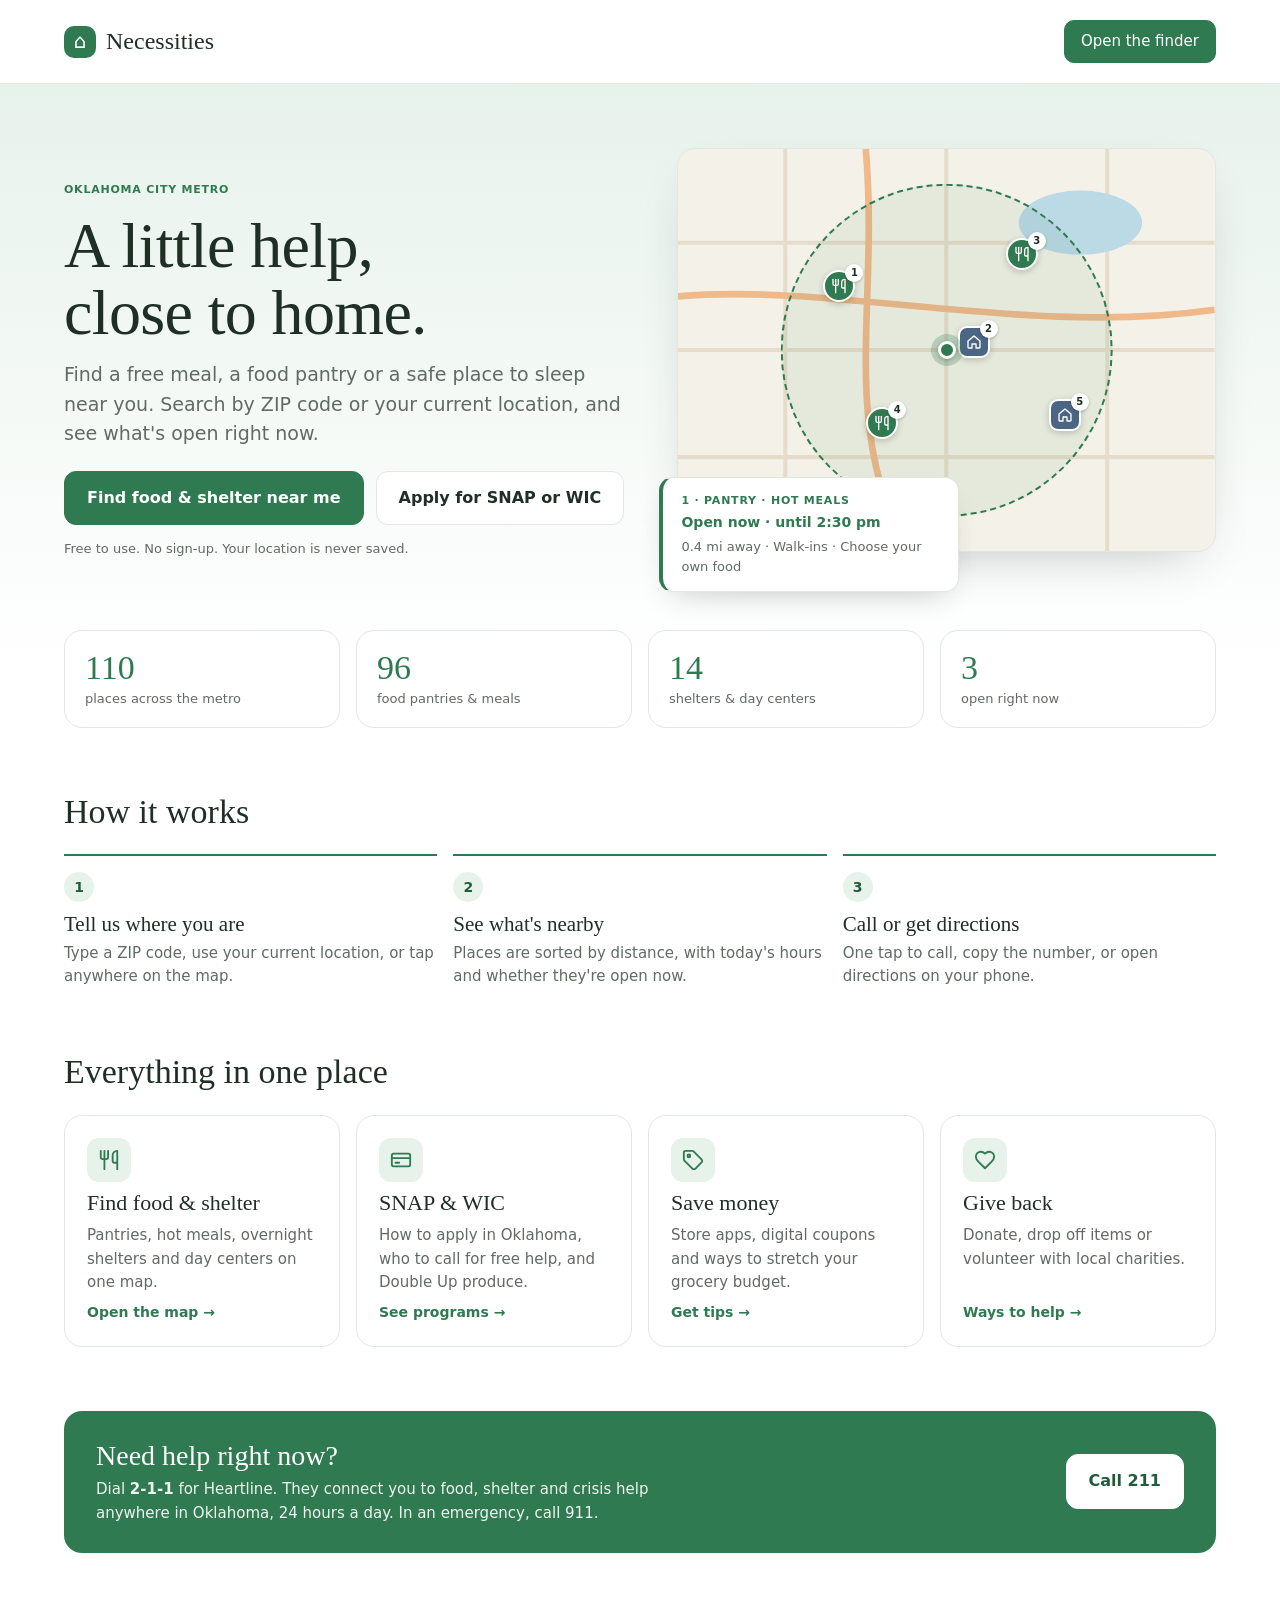
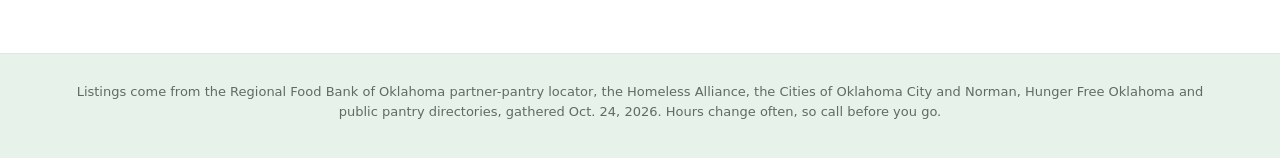
<file: index.html>
<!doctype html>
<html lang="en">
<meta charset="utf-8">
<meta name="viewport" content="width=device-width, initial-scale=1">
<title>Necessities</title>
<meta name="description" content="Free food, shelter and help across the Oklahoma City metro, all in one calm place.">
<link rel="stylesheet" href="style.css">
<link rel="stylesheet" href="landing.css">

<a class="skip-link" href="#main">Skip to content</a>

<header class="top">
  <div class="wrap">
    <a class="brand" href="index.html"><span aria-hidden="true">⌂</span>Necessities</a>
    <a class="btn" href="main.html#find">Open the finder</a>
  </div>
</header>

<main id="main">

  <!-- hero -->
  <section class="lp-hero">
    <div class="wrap lp-hero-grid">
      <div class="lp-hero-copy">
        <span class="eyebrow">Oklahoma City metro</span>
        <h1>A little help, close to home.</h1>
        <p class="lp-lede">Find a free meal, a food pantry or a safe place to sleep near you. Search by ZIP code or your current location, and see what's open right now.</p>
        <div class="lp-cta">
          <a class="btn lp-big" href="main.html#find">Find food &amp; shelter near me</a>
          <a class="btn ghost lp-big" href="main.html#snap">Apply for SNAP or WIC</a>
        </div>
        <p class="lp-fine">Free to use. No sign-up. Your location is never saved.</p>
      </div>

      <div class="lp-visual" aria-hidden="true">
        <div class="lp-map">
          <svg class="lp-roads" viewBox="0 0 400 300" preserveAspectRatio="none">
            <path d="M0 70H400M0 150H400M0 230H400M80 0V300M200 0V300M320 0V300" />
            <path class="major" d="M0 110C120 100 260 140 400 120M140 0C150 120 120 200 170 300" />
            <ellipse class="lake" cx="300" cy="55" rx="46" ry="24" />
          </svg>
          <div class="lp-radius"></div>
          <span class="map-pin food" style="left:30%;top:34%"><b>1</b></span>
          <span class="map-pin shelter" style="left:55%;top:48%"><b>2</b></span>
          <span class="map-pin food" style="left:64%;top:26%"><b>3</b></span>
          <span class="map-pin food" style="left:38%;top:68%"><b>4</b></span>
          <span class="map-pin shelter" style="left:72%;top:66%"><b>5</b></span>
          <span class="lp-you"></span>
        </div>
        <div class="lp-card">
          <span class="eyebrow">1 · Pantry · Hot meals</span>
          <strong>Open now · until 2:30 pm</strong>
          <span class="line">0.4 mi away · Walk-ins · Choose your own food</span>
        </div>
      </div>
    </div>
  </section>

  <!-- stats -->
  <section class="wrap lp-stats" aria-label="What's in the finder">
    <div><b id="statTotal">110</b><span>places across the metro</span></div>
    <div><b id="statFood">96</b><span>food pantries &amp; meals</span></div>
    <div><b id="statShelter">14</b><span>shelters &amp; day centers</span></div>
    <div><b id="statOpen">–</b><span>open right now</span></div>
  </section>

  <!-- how it works -->
  <section class="wrap lp-section">
    <h2>How it works</h2>
    <ol class="lp-steps">
      <li><span class="lp-num">1</span><h3>Tell us where you are</h3><p>Type a ZIP code, use your current location, or tap anywhere on the map.</p></li>
      <li><span class="lp-num">2</span><h3>See what's nearby</h3><p>Places are sorted by distance, with today's hours and whether they're open now.</p></li>
      <li><span class="lp-num">3</span><h3>Call or get directions</h3><p>One tap to call, copy the number, or open directions on your phone.</p></li>
    </ol>
  </section>

  <!-- sections -->
  <section class="wrap lp-section">
    <h2>Everything in one place</h2>
    <div class="lp-tiles">
      <a class="lp-tile" href="main.html#find">
        <span class="lp-icon food" data-icon="food"></span>
        <h3>Find food &amp; shelter</h3>
        <p>Pantries, hot meals, overnight shelters and day centers on one map.</p>
        <span class="lp-go">Open the map →</span>
      </a>
      <a class="lp-tile" href="main.html#snap">
        <span class="lp-icon" data-icon="card"></span>
        <h3>SNAP &amp; WIC</h3>
        <p>How to apply in Oklahoma, who to call for free help, and Double Up produce.</p>
        <span class="lp-go">See programs →</span>
      </a>
      <a class="lp-tile" href="main.html#save">
        <span class="lp-icon" data-icon="tag"></span>
        <h3>Save money</h3>
        <p>Store apps, digital coupons and ways to stretch your grocery budget.</p>
        <span class="lp-go">Get tips →</span>
      </a>
      <a class="lp-tile" href="main.html#donate">
        <span class="lp-icon" data-icon="heart"></span>
        <h3>Give back</h3>
        <p>Donate, drop off items or volunteer with local charities.</p>
        <span class="lp-go">Ways to help →</span>
      </a>
    </div>
  </section>

  <!-- 211 -->
  <section class="wrap">
    <div class="lp-urgent">
      <div>
        <h2>Need help right now?</h2>
        <p>Dial <b>2-1-1</b> for Heartline. They connect you to food, shelter and crisis help anywhere in Oklahoma, 24 hours a day. In an emergency, call 911.</p>
      </div>
      <a class="btn lp-big" href="tel:211">Call 211</a>
    </div>
  </section>

</main>

<footer>
  <div class="wrap">
    <p>Listings come from the Regional Food Bank of Oklahoma partner-pantry locator, the Homeless Alliance, the Cities of Oklahoma City and Norman, Hunger Free Oklahoma and public pantry directories, gathered Oct. 24, 2026. Hours change often, so call before you go.</p>
  </div>
</footer>

<script src="data.js"></script>
<script>
(function(){
  "use strict";
  const ICON = {
    food:'<svg width="16" height="16" viewBox="0 0 24 24" fill="none" stroke="currentColor" stroke-width="2" stroke-linecap="round" stroke-linejoin="round"><path d="M3 2v7c0 1.1.9 2 2 2h4a2 2 0 0 0 2-2V2"/><path d="M7 2v20"/><path d="M21 15V2a5 5 0 0 0-5 5v6c0 1.1.9 2 2 2h3Zm0 0v7"/></svg>',
    shelter:'<svg width="16" height="16" viewBox="0 0 24 24" fill="none" stroke="currentColor" stroke-width="2" stroke-linecap="round" stroke-linejoin="round"><path d="M3 10.5 12 3l9 7.5V20a1 1 0 0 1-1 1h-5v-6h-6v6H4a1 1 0 0 1-1-1z"/></svg>',
    card:'<svg width="16" height="16" viewBox="0 0 24 24" fill="none" stroke="currentColor" stroke-width="2" stroke-linecap="round" stroke-linejoin="round"><rect x="2" y="5" width="20" height="14" rx="2"/><path d="M2 10h20M6 15h4"/></svg>',
    tag:'<svg width="16" height="16" viewBox="0 0 24 24" fill="none" stroke="currentColor" stroke-width="2" stroke-linecap="round" stroke-linejoin="round"><path d="M12.6 2.6A2 2 0 0 0 11.2 2H4a2 2 0 0 0-2 2v7.2a2 2 0 0 0 .6 1.4l8.7 8.7a2.4 2.4 0 0 0 3.4 0l6.6-6.6a2.4 2.4 0 0 0 0-3.4z"/><circle cx="7.5" cy="7.5" r="1.5"/></svg>',
    heart:'<svg width="16" height="16" viewBox="0 0 24 24" fill="none" stroke="currentColor" stroke-width="2" stroke-linecap="round" stroke-linejoin="round"><path d="M19 14c1.5-1.5 3-3.2 3-5.5A5.5 5.5 0 0 0 16.5 3c-1.8 0-3 .5-4.5 2-1.5-1.5-2.7-2-4.5-2A5.5 5.5 0 0 0 2 8.5c0 2.3 1.5 4 3 5.5l7 7z"/></svg>'
  };
  document.querySelectorAll("[data-icon]").forEach(el=>{ el.innerHTML = ICON[el.dataset.icon]; });
  document.querySelectorAll(".lp-map .map-pin").forEach(el=>{
    el.insertAdjacentHTML("afterbegin", ICON[el.classList.contains("shelter")?"shelter":"food"]);
  });

  // live counts from data.js, using the same "open now" rule as the finder (Oklahoma City time)
  const P = window.PLACES || [];
  if(!P.length) return;
  const set = (id,v) => { document.getElementById(id).textContent = v; };
  set("statTotal", P.length);
  set("statFood", P.filter(p=>p.cat==="food").length);
  set("statShelter", P.filter(p=>p.cat==="shelter").length);
  const parts = new Intl.DateTimeFormat("en-US",{timeZone:"America/Chicago",weekday:"short",hour:"numeric",minute:"numeric",month:"numeric",hourCycle:"h23"}).formatToParts(new Date());
  const g = t => (parts.find(p=>p.type===t)||{}).value;
  const day = ["Sun","Mon","Tue","Wed","Thu","Fri","Sat"].indexOf(g("weekday"));
  const mins = (+g("hour")%24)*60 + +g("minute"), month = +g("month");
  const toMin = t => { const [h,m]=t.split(":").map(Number); return h*60+m; };
  const winter = month>=11 || month<=3;
  set("statOpen", P.filter(p => p.h && !(p.seasonal && !winter) &&
    p.h.some(s => s[0].includes(String(day)) && mins>=toMin(s[1]) && mins<toMin(s[2]))).length);
})();
</script>
</file>
<file: style.css>
/* Layout: white theme with green accents — serif headings, tan pill tabs, list rail beside a Leaflet map with a details panel. */
:root{
  --bg:#ffffff; --surface:#ffffff; --tan:#eef4f0; --sage:#e7f2eb; --line:#e1e7e3;
  --ink:#1f2f26; --muted:#5f6b63;
  --accent:#2f7a50; --accent-dark:#1f5c3b; --accent-ink:#ffffff; --active:#1f5c3b; --focus:#2f7a50;
  --food:#2f7a50; --food-soft:#e7f2eb;
  --shelter:#4b6584; --shelter-soft:#e3e9f1;
  --open:#2f7a50; --open-soft:#e2f2e7; --warn:#7a5310; --warn-soft:#f6edd8;
  --radius:18px;
  --serif:Georgia, "Times New Roman", serif;
  --body:system-ui, -apple-system, BlinkMacSystemFont, "Segoe UI", sans-serif;
  --mono:ui-monospace, "SFMono-Regular", Menlo, monospace;
  color-scheme:light;
}

*{box-sizing:border-box}
body{background:var(--bg);color:var(--ink);font-family:var(--body);font-size:15px;line-height:1.55;margin:0}
.wrap{max-width:1540px;margin:0 auto;padding-inline:max(20px,5%)}
h1,h2,h3{font-family:var(--serif);font-weight:400;line-height:1.2;margin:0;text-wrap:balance}
p{margin:8px 0}
a{color:var(--accent)}
button,input,select{font:inherit}
button,a{-webkit-tap-highlight-color:transparent}
button{cursor:pointer}
:focus-visible{outline:3px solid var(--focus);outline-offset:4px}
.muted{color:var(--muted)}

.skip-link{position:absolute;left:16px;top:-100px;z-index:2000;background:var(--surface);color:var(--ink);padding:12px}
.skip-link:focus{top:12px}

/* header */
header.top{border-bottom:1px solid var(--line);box-shadow:0 1px 0 var(--sage)}
.top .wrap{display:flex;flex-wrap:wrap;align-items:center;justify-content:space-between;gap:12px 20px;padding-block:20px}
.brand{display:flex;align-items:center;gap:10px;color:var(--ink);text-decoration:none;font-family:var(--serif);font-size:24px}
.brand span{display:inline-grid;place-items:center;width:32px;height:32px;border-radius:10px;background:var(--accent);color:var(--accent-ink);font-family:var(--body);font-size:20px}

/* tan pill groups: section nav + type switch */
nav.tabs,.seg{display:inline-flex;background:var(--tan);padding:4px;border-radius:999px;gap:4px;max-width:100%;overflow-x:auto}
nav.tabs a,.seg button{border:0;background:transparent;border-radius:999px;padding:8px 16px;color:var(--ink);text-decoration:none;white-space:nowrap}
nav.tabs a[aria-current="page"],.seg button[aria-pressed="true"]{background:var(--accent);color:var(--accent-ink)}
.seg{display:flex}
.seg button{flex:1;min-width:0;padding:8px 10px}

main{padding-block:28px 36px}
.view[hidden]{display:none}

/* find view: intro */
.hero{margin-bottom:22px}
.hero h1{font-size:clamp(30px,4vw,42px);margin-bottom:8px}
.hero p{color:var(--muted);margin:0}

/* buttons & inputs */
.btn,.mapctl button{display:inline-flex;align-items:center;justify-content:center;padding:10px 14px;border-radius:10px;border:1px solid var(--accent);background:var(--accent);color:var(--accent-ink);text-decoration:none}
.btn:hover{background:var(--accent-dark);border-color:var(--accent-dark)}
.btn.ghost,.mapctl button{background:var(--surface);color:var(--ink);border-color:var(--line)}
.btn.ghost:hover,.mapctl button:hover{border-color:var(--accent);background:var(--surface)}
.btn.small{padding:6px 10px;font-size:.85rem}

/* find view */
.find{display:grid;grid-template-columns:minmax(290px,400px) minmax(0,1fr);gap:22px;align-items:start}
.rail{display:flex;flex-direction:column;gap:14px;min-width:0}
.panel{background:var(--surface);border:1px solid var(--line);border-radius:var(--radius);padding:19px;display:flex;flex-direction:column;gap:14px}
.label{font-size:11px;font-weight:600;letter-spacing:.07em;text-transform:uppercase;color:var(--accent)}
.zip{display:flex;gap:8px}
.zip input{flex:1;min-width:0;padding:12px 15px;border:1px solid var(--line);border-radius:10px;background:var(--bg);color:var(--ink)}
.hint{font-size:13px;color:var(--muted);margin:0}
.hint:empty{display:none}
.locate{gap:8px;width:100%;color:var(--accent);border-color:var(--accent)}
.locate:disabled{opacity:.6;cursor:progress}
.loc-now{font-size:14px;margin:0}
.loc-now b{font-weight:600}
.err{color:#b3261e;font-size:13px;margin:0}
.radius{display:flex;align-items:center;gap:12px}
.radius input{flex:1;accent-color:var(--accent)}
.radius output{font-size:14px;min-width:4.5em;text-align:right;color:var(--muted)}
.chips{display:flex;flex-wrap:wrap;gap:6px}
.chips[hidden]{display:none}
.chip{border:1px solid var(--line);background:var(--surface);color:var(--ink);border-radius:999px;padding:6px 13px;font-size:13px}
.chip[aria-pressed="true"]{background:var(--sage);border-color:var(--accent);color:var(--accent-dark)}
.toggle{display:flex;align-items:center;gap:8px;font-size:14px}
.toggle input{width:18px;height:18px;accent-color:var(--accent)}

.count{display:flex;justify-content:space-between;align-items:center;gap:10px;flex-wrap:wrap}
.count h2{font-size:19px}
.count span{font-size:13px;color:var(--muted)}
.sortbar{display:flex;align-items:center;gap:10px}
.sortbar label{font-size:11px;font-weight:600;letter-spacing:.07em;text-transform:uppercase;color:var(--accent);white-space:nowrap}
.sortbar select{flex:1;min-width:0;padding:9px 34px 9px 12px;border:1px solid var(--line);border-radius:10px;background:var(--surface) url("data:image/svg+xml,%3Csvg xmlns='http://www.w3.org/2000/svg' width='14' height='14' viewBox='0 0 24 24' fill='none' stroke='%232f7a50' stroke-width='2.5' stroke-linecap='round' stroke-linejoin='round'%3E%3Cpath d='m6 9 6 6 6-6'/%3E%3C/svg%3E") no-repeat right 12px center;color:var(--ink);appearance:none;-webkit-appearance:none;cursor:pointer}
.sortbar select:hover{border-color:var(--accent)}
.picked-h{display:flex;align-items:center;justify-content:space-between;gap:10px;margin:0 2px}
.picked-h span{font-size:11px;font-weight:700;letter-spacing:.07em;text-transform:uppercase;color:var(--accent-dark)}
.picked-rest{font-size:11px;font-weight:700;letter-spacing:.07em;text-transform:uppercase;color:var(--muted);margin:10px 2px 0;padding-bottom:6px;border-bottom:1px solid var(--line)}
.group-h{font-family:var(--body);font-size:12px;font-weight:700;letter-spacing:.07em;text-transform:uppercase;color:var(--accent-dark);margin:10px 2px 0;padding-bottom:6px;border-bottom:1px solid var(--line);display:flex;justify-content:space-between}
.group-h:first-child{margin-top:0}
.group-h span{color:var(--muted);font-weight:600}
.list{display:grid;gap:12px;max-height:780px;overflow-y:auto;padding:4px}
.card{background:var(--surface);border:1px solid var(--line);border-radius:var(--radius);padding:19px;display:flex;flex-direction:column;gap:6px;cursor:pointer;scroll-margin:8px}
.card:hover{border-color:var(--accent)}
.card.sel{background:var(--sage);border-color:var(--accent)}
.card-head{display:flex;gap:10px;align-items:baseline;justify-content:space-between}
.card h3{font-size:22px;line-height:1.25}
.line{display:block;color:var(--muted);font-size:13px}
.dist{font-size:13px;color:var(--muted);white-space:nowrap}
.eyebrow{font-size:11px;font-weight:600;letter-spacing:.07em;text-transform:uppercase;color:var(--accent)}
.eyebrow.shelter{color:var(--shelter)}
.tags{display:flex;flex-wrap:wrap;gap:6px;align-items:center}
.feat{font-size:12px;padding:2px 9px;border-radius:999px;border:1px solid var(--line);color:var(--muted)}
.pill{align-self:flex-start;font-size:12px;font-weight:600;padding:2px 10px;border-radius:999px;background:var(--tan);color:var(--muted)}
.pill.open{background:var(--open-soft);color:var(--open)}
.pill.soon{background:var(--warn-soft);color:var(--warn)}
.note{font-size:14px;color:var(--muted);margin:0}
.actions{display:flex;flex-wrap:wrap;gap:10px;align-items:center}
.phone{user-select:all}
.empty{padding:24px 12px;color:var(--muted)}
.callonly h2{font-size:17px;margin-top:10px}

/* map + details */
.mapcol{display:flex;flex-direction:column;min-width:0}
.mapbox{position:relative;height:440px;background:var(--sage);border:1px solid var(--line);border-radius:var(--radius);overflow:hidden}
.mapbox #map{width:100%;height:100%;background:var(--sage);font-family:var(--body);cursor:crosshair}
.mapctl{position:absolute;top:10px;right:10px;display:flex;gap:6px;z-index:1000}
.mapctl button{padding:6px 11px;font-size:13px;box-shadow:0 1px 4px #0002}
.legend{display:flex;flex-wrap:wrap;gap:14px;font-size:12px;color:var(--muted);align-items:center;margin:9px 2px 18px}
.legend i.lg-you{display:inline-block;width:12px;height:12px;border-radius:50%;margin-right:6px;vertical-align:-1px}
.lg-you{border:3px solid var(--accent);background:var(--surface)}

.map-pin{position:relative;display:grid;place-items:center;width:32px;height:32px;border:2px solid #fff;border-radius:50%;background:var(--food);color:#fff;box-shadow:0 2px 7px #0003}
.map-pin svg{width:16px;height:16px}
.map-pin.shelter{border-radius:9px;background:var(--shelter)}
.map-pin b{position:absolute;top:-8px;right:-10px;min-width:18px;height:18px;padding:0 4px;border-radius:9px;background:#fff;color:var(--ink);font:700 10px/18px var(--body);text-align:center;box-shadow:0 1px 3px #0004}
.map-pin.far{width:18px;height:18px;border-width:1.5px;opacity:.6}
.map-pin.far.shelter{border-radius:5px}
.map-pin.far svg{width:10px;height:10px}
.map-pin.active{transform:scale(1.2);box-shadow:0 0 0 3px #fff,0 0 0 5px var(--active),0 2px 8px #0004}
.map-pin.active b{background:var(--active);color:#fff}
.legend .map-pin.lg{display:inline-grid;width:20px;height:20px;border-width:0;margin-right:6px;vertical-align:-5px;box-shadow:none}
.legend .map-pin.lg.shelter{border-radius:6px}
.legend .map-pin.lg svg{width:12px;height:12px}
.you-dot{width:18px;height:18px;border-radius:50%;background:var(--accent);border:3px solid #fff;box-shadow:0 0 0 6px color-mix(in srgb,var(--accent) 25%,transparent),0 1px 4px #0005}

.details{background:var(--surface);border:1px solid var(--line);border-radius:var(--radius);padding:25px;display:flex;flex-direction:column;gap:8px}
.details h2,.details h3{font-size:23px;margin:2px 0 4px}
.detail-grid{display:grid;grid-template-columns:1fr 1fr;gap:17px 24px;margin:14px 0}
.detail-grid dt{font-size:12px;color:var(--muted)}
.detail-grid dd{margin:4px 0 0;min-width:0}
.call-note{background:var(--sage);border-radius:10px;padding:12px 14px;margin:8px 0;color:var(--accent-dark)}

/* content views */
.intro{max-width:720px;margin-bottom:24px}
.intro h2{font-size:clamp(28px,3.6vw,38px);margin-bottom:8px}
.intro p{color:var(--muted);margin:0}
.grid{display:grid;grid-template-columns:repeat(auto-fit,minmax(min(100%,320px),1fr));gap:16px}
.box{background:var(--surface);border:1px solid var(--line);border-radius:var(--radius);padding:22px;display:flex;flex-direction:column;gap:12px;min-width:0}
.box h3{font-size:23px}
.box p{margin:0}
.box ol,.box ul{margin:0;padding-left:20px;display:flex;flex-direction:column;gap:6px}
.kv{display:flex;flex-direction:column;gap:8px;font-size:14px}
.kv div{display:flex;justify-content:space-between;gap:12px;flex-wrap:wrap;border-top:1px solid var(--line);padding-top:8px}
.kv span:first-child{color:var(--muted)}
.callout{background:var(--sage);border-radius:10px;padding:12px 14px;color:var(--accent-dark);font-size:14px}
.linkbtn{align-self:flex-start;display:inline-flex;text-decoration:none;padding:10px 14px;border-radius:10px;background:var(--accent);color:var(--accent-ink);border:1px solid var(--accent)}
.linkbtn:hover{background:var(--accent-dark)}
.linkbtn.ghost{background:var(--surface);color:var(--ink);border-color:var(--line)}
.linkbtn.ghost:hover{border-color:var(--accent)}
.section-h{font-size:24px;margin:32px 0 14px}
.soon-box{border-style:dashed}
.section-h.first{margin-top:0}
.grid.tips{grid-template-columns:repeat(auto-fit,minmax(min(100%,240px),1fr))}
.tips .box{padding:18px 20px;gap:8px}
.tips .box h3{font-size:20px}
.store-list{list-style:none;margin:0;padding:0;border-top:1px solid var(--line)}
.store-list li{display:flex;align-items:center;justify-content:space-between;gap:20px;padding:16px 4px;border-bottom:1px solid var(--line)}
.store-list h4{margin:0;font-family:var(--serif);font-weight:400;font-size:20px}
.store-list p{margin:2px 0 0;color:var(--muted);max-width:70ch}
.store-list a{flex:none;font-weight:600;text-decoration:none;white-space:nowrap}
.store-list a:hover{text-decoration:underline}
@media (max-width:600px){ .store-list li{flex-direction:column;align-items:flex-start;gap:6px} }

/* SNAP & WIC: single scrolling panel + section menu */
.doc{display:grid;grid-template-columns:220px minmax(0,1fr);gap:22px;align-items:start}
.doc-nav{display:flex;flex-direction:column;gap:4px;position:sticky;top:16px}
.doc-nav button{text-align:left;border:0;border-left:3px solid transparent;background:transparent;padding:10px 14px;border-radius:0 10px 10px 0;color:var(--muted)}
.doc-nav button:hover{color:var(--ink);background:var(--tan)}
.doc-nav button[aria-current="true"]{background:var(--sage);border-left-color:var(--accent);color:var(--accent-dark);font-weight:600}
.doc-body{position:relative;background:var(--surface);border:1px solid var(--line);border-radius:var(--radius);height:calc(100vh - 220px);min-height:420px;overflow-y:auto;overscroll-behavior:contain}
.doc-sec{display:flex;flex-direction:column;gap:12px;padding:28px 32px;border-top:1px solid var(--line)}
.doc-sec:first-child{border-top:0}
.doc-sec:last-child{min-height:100%}
.doc-sec > *{max-width:720px}
.doc-sec h3{font-size:26px}
.doc-sec p{margin:0}
.doc-sec ol,.doc-sec ul{margin:0;padding-left:20px;display:flex;flex-direction:column;gap:6px}

footer{border-top:1px solid var(--line);background:var(--sage)}
footer .wrap{padding-block:22px 30px;color:var(--muted);font-size:13px;text-align:center}
footer h2{color:var(--ink);font-size:19px;margin-bottom:6px}
footer p{max-width:none;margin:6px 0}

@media (max-width:850px){
  .find{grid-template-columns:minmax(0,1fr)}
  .mapcol{order:-1}
  .mapbox{height:320px}
  .list{max-height:none}
}
/* Donate: filter pills + scrolling charity list + side note */
.give-layout{display:grid;grid-template-columns:minmax(0,1fr) 300px;gap:22px;align-items:start}
.give-main{display:flex;flex-direction:column;gap:12px;min-width:0}
.give-bar{display:flex;align-items:center;justify-content:space-between;gap:12px;flex-wrap:wrap}
.give-bar .seg{display:inline-flex}
.give-bar .seg button{flex:none;padding:8px 16px}
.give-bar .muted{font-size:13px}
.give-list{background:var(--surface);border:1px solid var(--line);border-radius:var(--radius);height:calc(100vh - 260px);min-height:440px;overflow-y:auto;overscroll-behavior:contain;scroll-snap-type:y proximity}
.give{display:flex;flex-direction:column;gap:12px;padding:26px 30px;border-top:1px solid var(--line);scroll-snap-align:start}
.give:first-child{border-top:0}
.give > *{max-width:720px}
.give p{margin:0}
.give-head{display:flex;align-items:center;gap:14px}
.give-head h3{font-size:24px}
.give-mark{flex:none;display:grid;place-items:center;width:46px;height:46px;border-radius:14px;background:var(--sage);color:var(--accent-dark);font-family:var(--serif);font-size:22px}
.give-lede{font-size:16px;color:var(--ink)}
.give > p:not(.give-lede){color:var(--muted)}
.give-helps ul{margin:6px 0 0;padding:0;list-style:none;display:flex;flex-wrap:wrap;gap:6px}
.give-helps li{font-size:13px;padding:4px 11px;border-radius:999px;background:var(--sage);color:var(--accent-dark)}
.give-inperson{border-left:3px solid var(--accent);background:var(--bg);padding:10px 14px;border-radius:0 10px 10px 0;display:flex;flex-direction:column;gap:4px}
.give-aside{position:sticky;top:16px;background:var(--sage);border-radius:var(--radius);padding:22px;display:flex;flex-direction:column;gap:12px}
.give-aside h3{font-size:22px}
.give-aside dl{margin:0;display:flex;flex-direction:column;gap:12px}
.give-aside dt{font-weight:700;color:var(--accent-dark)}
.give-aside dd{margin:2px 0 0;font-size:14px}

/* Donate: clothing drop-offs */
.clothes{margin-top:48px;padding-top:32px;border-top:1px solid var(--line);display:flex;flex-direction:column;gap:18px;scroll-margin-top:16px}
.clothes-head{display:grid;grid-template-columns:minmax(0,1fr) minmax(0,380px);gap:24px;align-items:start}
.clothes-head h2{font-size:clamp(26px,3vw,34px);margin:4px 0 6px}
.clothes-head p{margin:0;max-width:60ch}
.clothes-tips{margin:0;padding:16px 18px 16px 34px;background:var(--sage);border-radius:var(--radius);display:flex;flex-direction:column;gap:6px;font-size:14px}
.clothes-tips b{color:var(--accent-dark)}
.cl-filter{align-self:flex-start;display:inline-flex}
.cl-filter button{flex:none;padding:8px 16px}
.clothes-list{display:grid;grid-template-columns:repeat(auto-fill,minmax(min(100%,300px),1fr));gap:14px}
.cl-group{grid-column:1/-1;margin-top:10px;padding-bottom:6px;border-bottom:1px solid var(--line)}
.cl-group:first-child{margin-top:0}
.cl-group h4{margin:0;font-family:var(--serif);font-weight:400;font-size:21px}
.cl-group p{margin:2px 0 0;font-size:14px}
.cl-card{background:var(--surface);border:1px solid var(--line);border-radius:var(--radius);padding:18px 20px;display:flex;flex-direction:column;gap:8px}
.cl-card h3{font-size:20px}
.cl-card p{margin:0}
.cl-addr{font-size:14px}
.cl-hours{font-size:13px;font-weight:600;color:var(--open)}
.cl-hours.check{color:var(--warn)}
.cl-takes{list-style:none;margin:0;padding:0;display:flex;flex-wrap:wrap;gap:6px}
.cl-takes li{font-size:12px;padding:3px 10px;border-radius:999px;background:var(--sage);color:var(--accent-dark)}
.cl-not{font-size:13px;color:var(--muted)}
.cl-not b{color:var(--ink)}
.cl-card .actions{margin-top:auto;padding-top:4px}

@media (max-width:850px){
  .clothes-head{grid-template-columns:minmax(0,1fr)}
  .cl-filter{display:flex;max-width:100%}
  .give-layout{grid-template-columns:minmax(0,1fr)}
  .give-aside{position:static}
  .give-list{height:70vh;min-height:360px}
  .give{padding:22px 20px}
  .doc{grid-template-columns:minmax(0,1fr);gap:12px}
  .doc-nav{position:static;flex-direction:row;overflow-x:auto;gap:6px;background:var(--tan);padding:4px;border-radius:999px}
  .doc-nav button{border-left:0;border-radius:999px;white-space:nowrap;padding:8px 14px}
  .doc-nav button[aria-current="true"]{background:var(--accent);color:var(--accent-ink)}
  .doc-body{height:70vh;min-height:360px}
  .doc-sec{padding:22px 20px}
}
@media (max-width:480px){
  .detail-grid{grid-template-columns:1fr}
  .details{padding:20px}
  nav.tabs{width:100%}
}
@media (prefers-reduced-motion:no-preference){ .card{transition:border-color .15s, background-color .15s} }
</file>
<file: landing.css>
/* Launch page (index.html) — builds on style.css tokens: white page, green accents, serif headings. */
.top .wrap{flex-wrap:nowrap}
.top .btn{padding:9px 16px;white-space:nowrap}
#main{padding-top:0}

.lp-hero{background:linear-gradient(180deg,var(--sage) 0%,var(--bg) 100%)}
.lp-hero-grid{display:grid;grid-template-columns:minmax(0,1.05fr) minmax(0,1fr);gap:48px;align-items:center;padding-block:64px 72px}
.lp-hero-copy{display:flex;flex-direction:column;gap:14px}
.lp-hero h1{font-size:clamp(38px,5.6vw,64px);line-height:1.05;letter-spacing:-.01em}
.lp-lede{font-size:clamp(16px,1.6vw,19px);color:var(--muted);max-width:52ch;margin:0}
.lp-cta{display:flex;flex-wrap:wrap;gap:12px;margin-top:8px}
.lp-big{padding:14px 22px;font-size:16px;font-weight:600;border-radius:12px}
.lp-fine{font-size:13px;color:var(--muted);margin:0}

/* hero illustration: a mini version of the finder */
.lp-visual{position:relative;padding-bottom:40px}
.lp-map{position:relative;aspect-ratio:4/3;border-radius:var(--radius);overflow:hidden;background:#f4f1e8;border:1px solid var(--line);box-shadow:0 20px 50px -24px #1f2f2650}
.lp-roads{position:absolute;inset:0;width:100%;height:100%}
.lp-roads path{fill:none;stroke:#e6dccb;stroke-width:3}
.lp-roads .major{stroke:#f0b98a;stroke-width:5}
.lp-roads .lake{fill:#bcd9e6;stroke:none}
.lp-radius{position:absolute;left:50%;top:50%;width:62%;aspect-ratio:1;transform:translate(-50%,-50%);border-radius:50%;border:2px dashed var(--accent);background:color-mix(in srgb,var(--accent) 7%,transparent)}
.lp-map .map-pin{position:absolute;transform:translate(-50%,-50%)}
.lp-you{position:absolute;left:50%;top:50%;width:18px;height:18px;transform:translate(-50%,-50%);border-radius:50%;background:var(--accent);border:3px solid #fff;box-shadow:0 0 0 7px color-mix(in srgb,var(--accent) 25%,transparent),0 1px 4px #0005}
.lp-card{position:absolute;left:-18px;bottom:0;display:flex;flex-direction:column;gap:3px;background:var(--surface);border:1px solid var(--line);border-left:4px solid var(--accent);border-radius:14px;padding:14px 18px;box-shadow:0 14px 30px -14px #1f2f2640;max-width:300px}
.lp-card strong{color:var(--open);font-size:14px}

/* stats strip */
.lp-stats{display:grid;grid-template-columns:repeat(4,1fr);gap:16px;margin-top:-34px;position:relative}
.lp-stats div{background:var(--surface);border:1px solid var(--line);border-radius:var(--radius);padding:18px 20px;display:flex;flex-direction:column;gap:2px}
.lp-stats b{font-family:var(--serif);font-weight:400;font-size:34px;color:var(--accent);line-height:1.1}
.lp-stats span{font-size:13px;color:var(--muted)}

.lp-section{padding-top:64px}
.lp-section > h2{font-size:clamp(26px,3vw,34px);margin-bottom:22px}

.lp-steps{list-style:none;margin:0;padding:0;display:grid;grid-template-columns:repeat(3,1fr);gap:16px}
.lp-steps li{border-top:2px solid var(--accent);padding-top:16px}
.lp-num{display:inline-grid;place-items:center;width:30px;height:30px;border-radius:50%;background:var(--sage);color:var(--accent-dark);font-weight:700;font-size:14px;margin-bottom:10px}
.lp-steps h3{font-size:21px;margin-bottom:4px}
.lp-steps p{color:var(--muted);margin:0}

.lp-tiles{display:grid;grid-template-columns:repeat(4,1fr);gap:16px}
.lp-tile{display:flex;flex-direction:column;gap:8px;padding:22px;background:var(--surface);border:1px solid var(--line);border-radius:var(--radius);text-decoration:none;color:var(--ink);transition:border-color .15s,transform .15s,box-shadow .15s}
.lp-tile:hover{border-color:var(--accent);transform:translateY(-2px);box-shadow:0 12px 26px -16px #1f2f2650}
.lp-tile h3{font-size:22px}
.lp-tile p{color:var(--muted);margin:0;flex:1}
.lp-go{color:var(--accent);font-weight:600;font-size:14px}
.lp-icon{display:grid;place-items:center;width:44px;height:44px;border-radius:12px;background:var(--sage);color:var(--accent)}
.lp-icon svg{width:22px;height:22px}

.lp-urgent{margin-top:64px;display:flex;align-items:center;justify-content:space-between;gap:24px;flex-wrap:wrap;background:var(--accent);color:var(--accent-ink);border-radius:var(--radius);padding:28px 32px}
.lp-urgent h2{font-size:28px;margin-bottom:6px}
.lp-urgent p{margin:0;max-width:62ch;opacity:.92}
.lp-urgent .btn{background:#fff;color:var(--accent-dark);border-color:#fff}
.lp-urgent .btn:hover{background:var(--sage);border-color:var(--sage)}

body > footer{margin-top:64px}

@media (max-width:960px){
  .lp-hero-grid{grid-template-columns:minmax(0,1fr);gap:36px;padding-block:44px 64px}
  .lp-tiles{grid-template-columns:repeat(2,1fr)}
  .lp-stats{grid-template-columns:repeat(2,1fr)}
  .lp-card{left:12px}
}
@media (max-width:600px){
  .brand{font-size:20px}
  .top .btn{padding:8px 12px;font-size:14px}
  .lp-steps,.lp-tiles{grid-template-columns:minmax(0,1fr)}
  .lp-cta .btn{width:100%}
  .lp-urgent{padding:24px}
  .lp-urgent .btn{width:100%}
}
@media (prefers-reduced-motion:reduce){ .lp-tile{transition:none} .lp-tile:hover{transform:none} }
</file>
